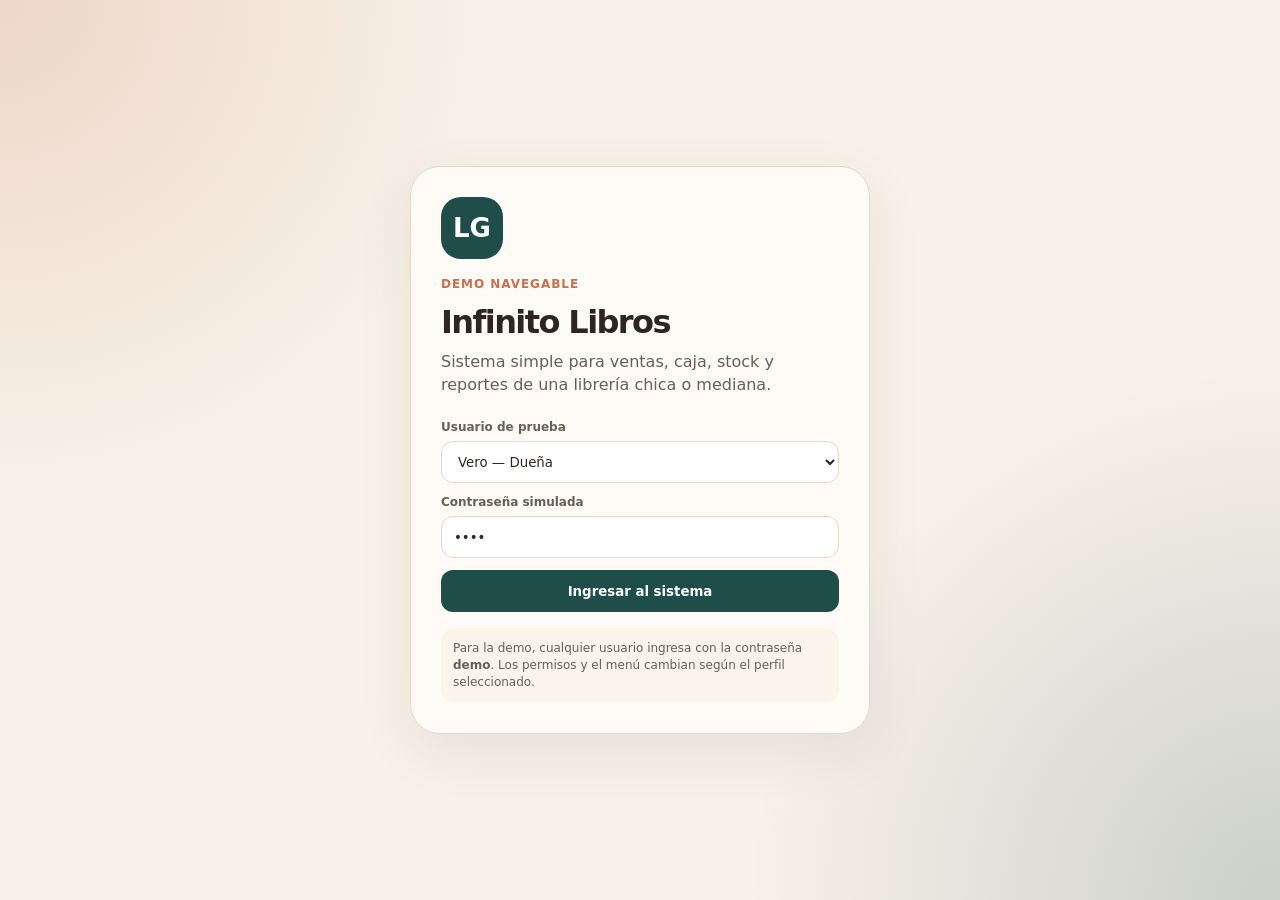
<file: index.html>
<!doctype html>
<html lang="es">
  <head>
    <meta charset="UTF-8" />
    <meta name="viewport" content="width=device-width, initial-scale=1.0" />
    <title>Infinito Libros | Demo ERP</title>
    <link rel="stylesheet" href="styles.css" />
  </head>
  <body>
    <div id="app"></div>
    <script src="app.js"></script>
  </body>
</html>
</file>
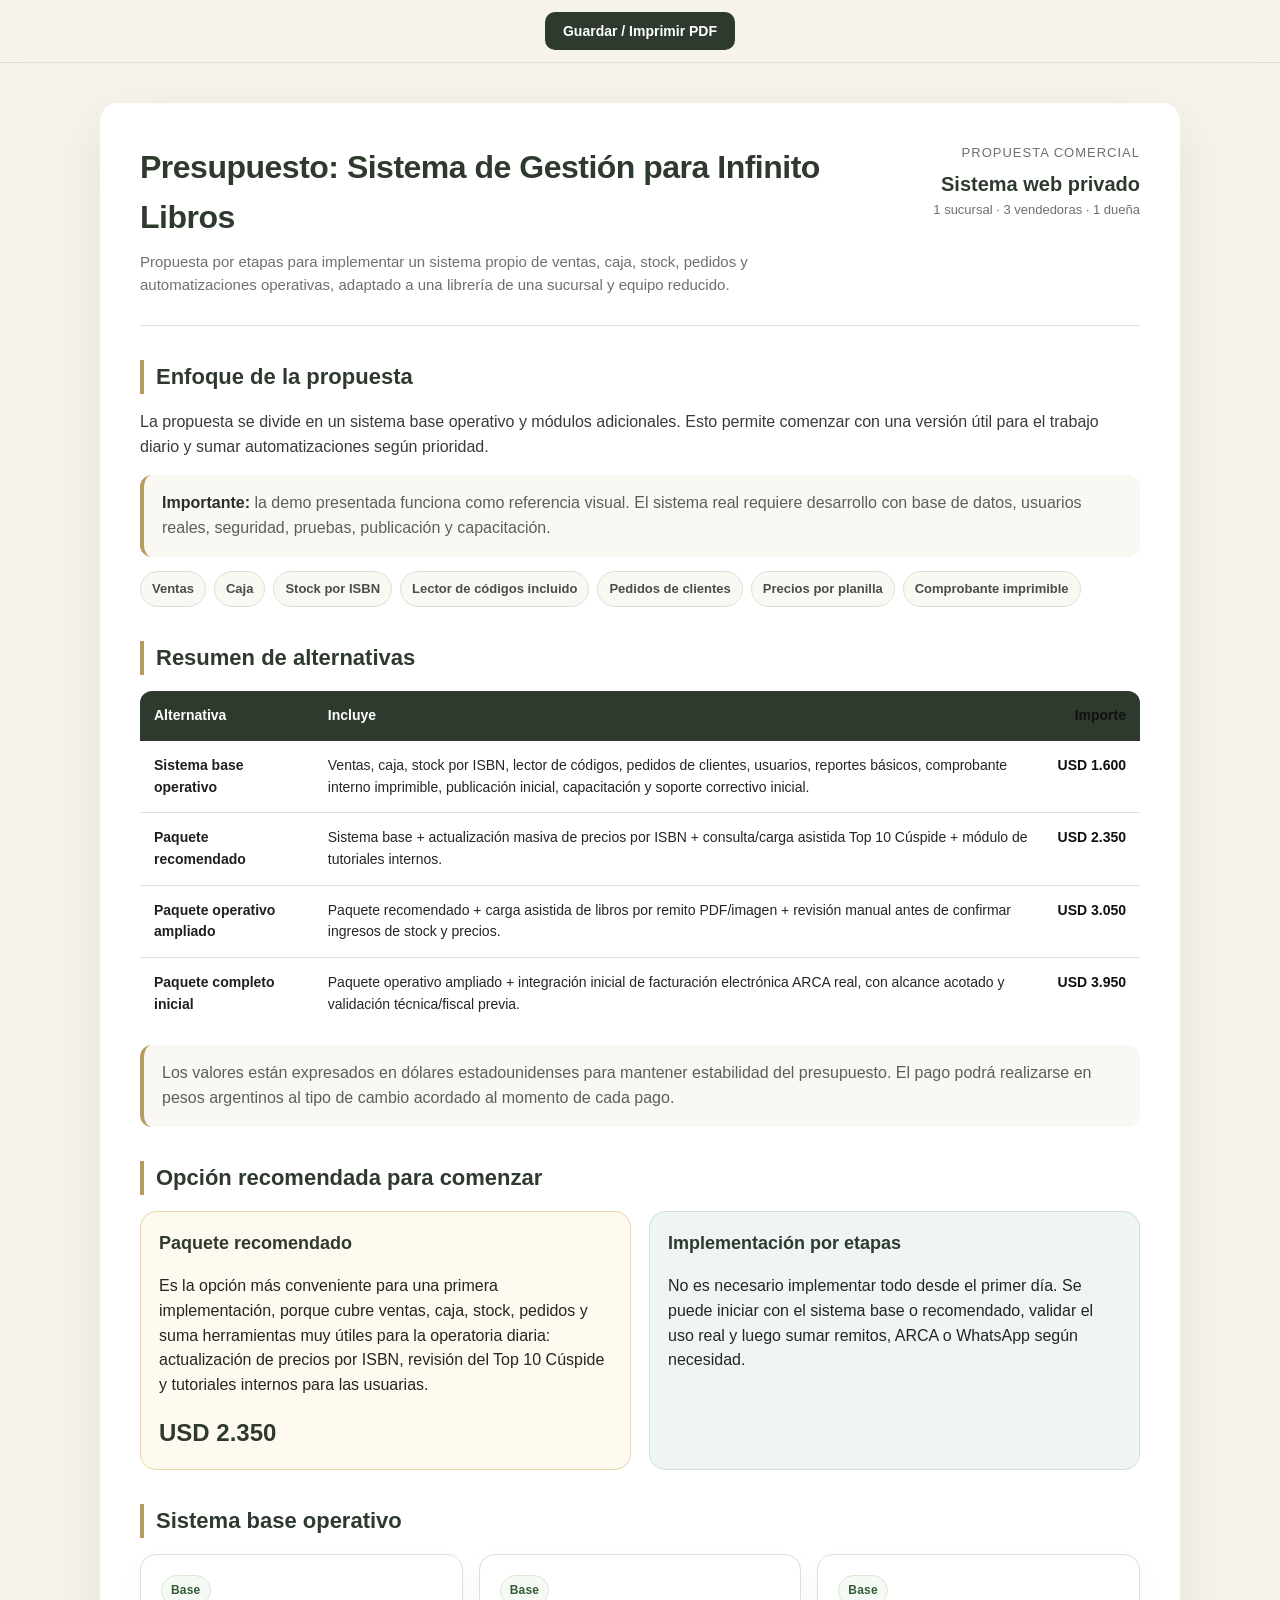
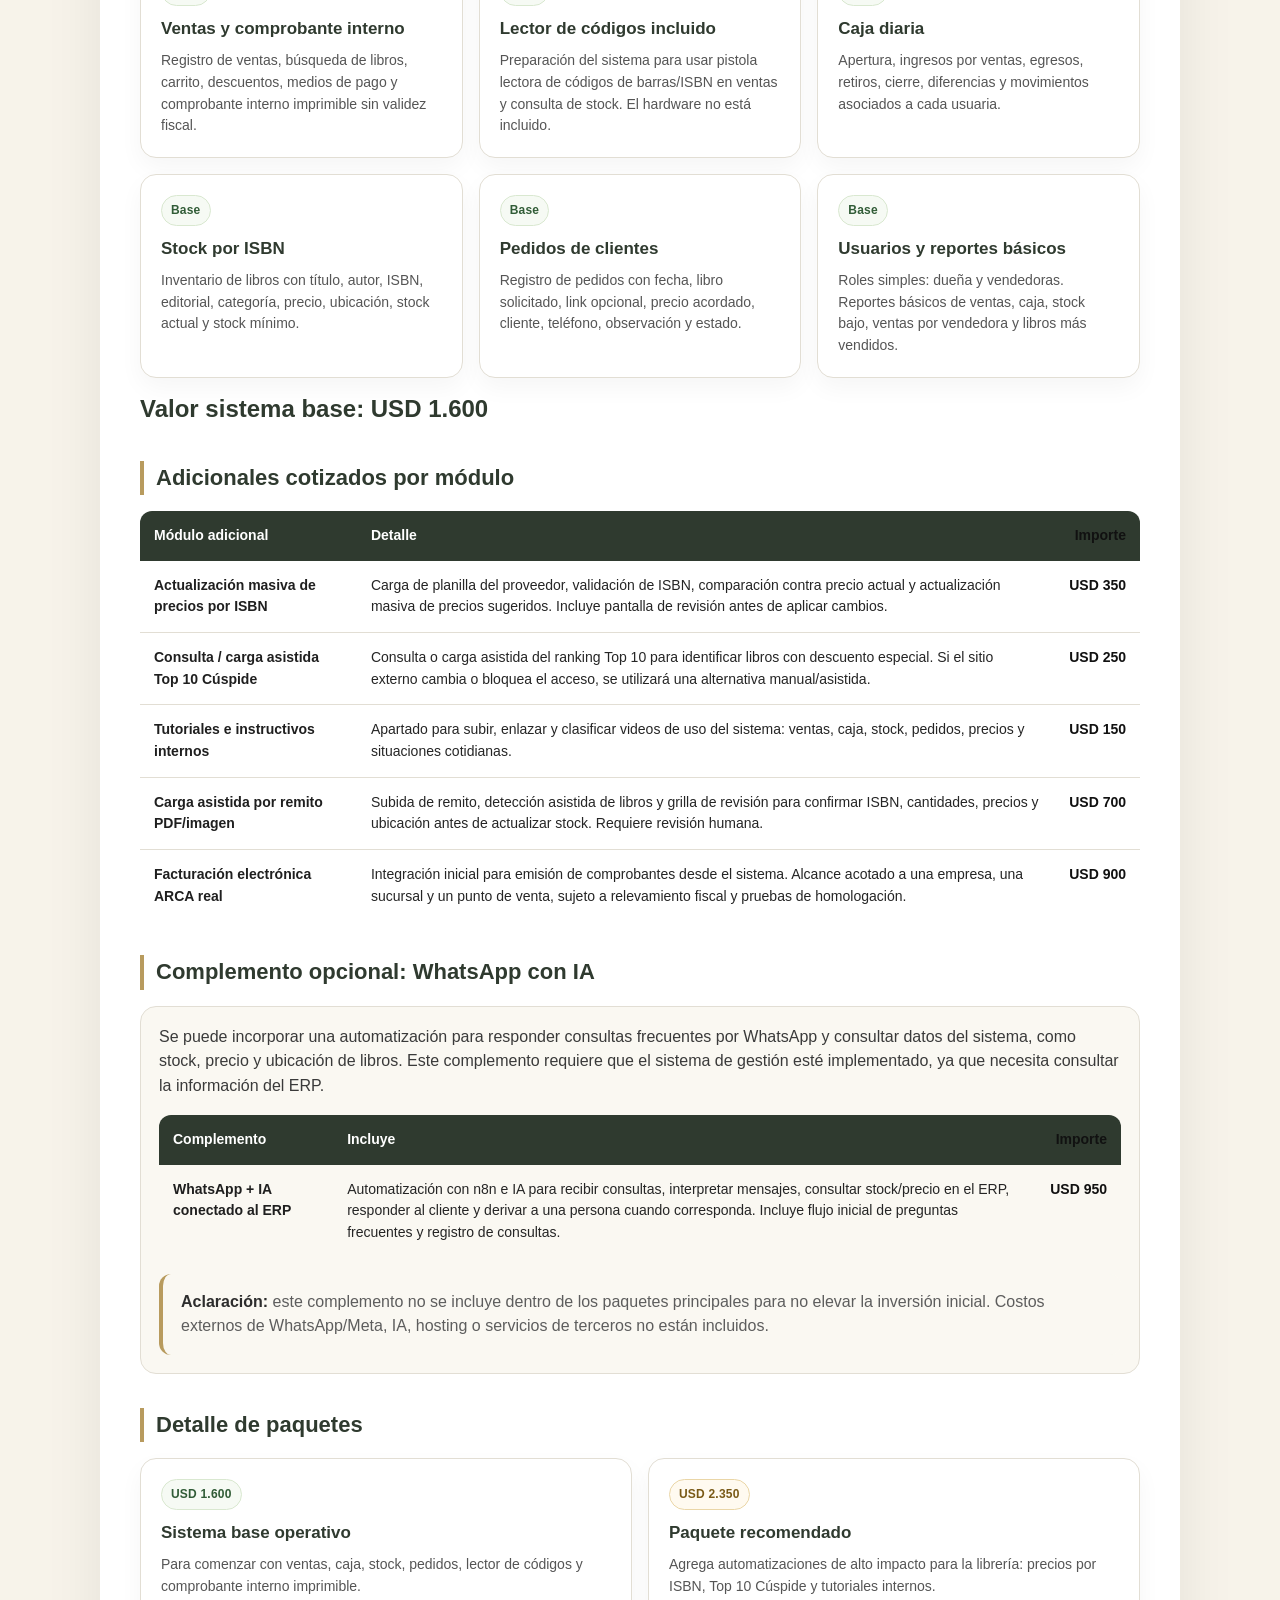
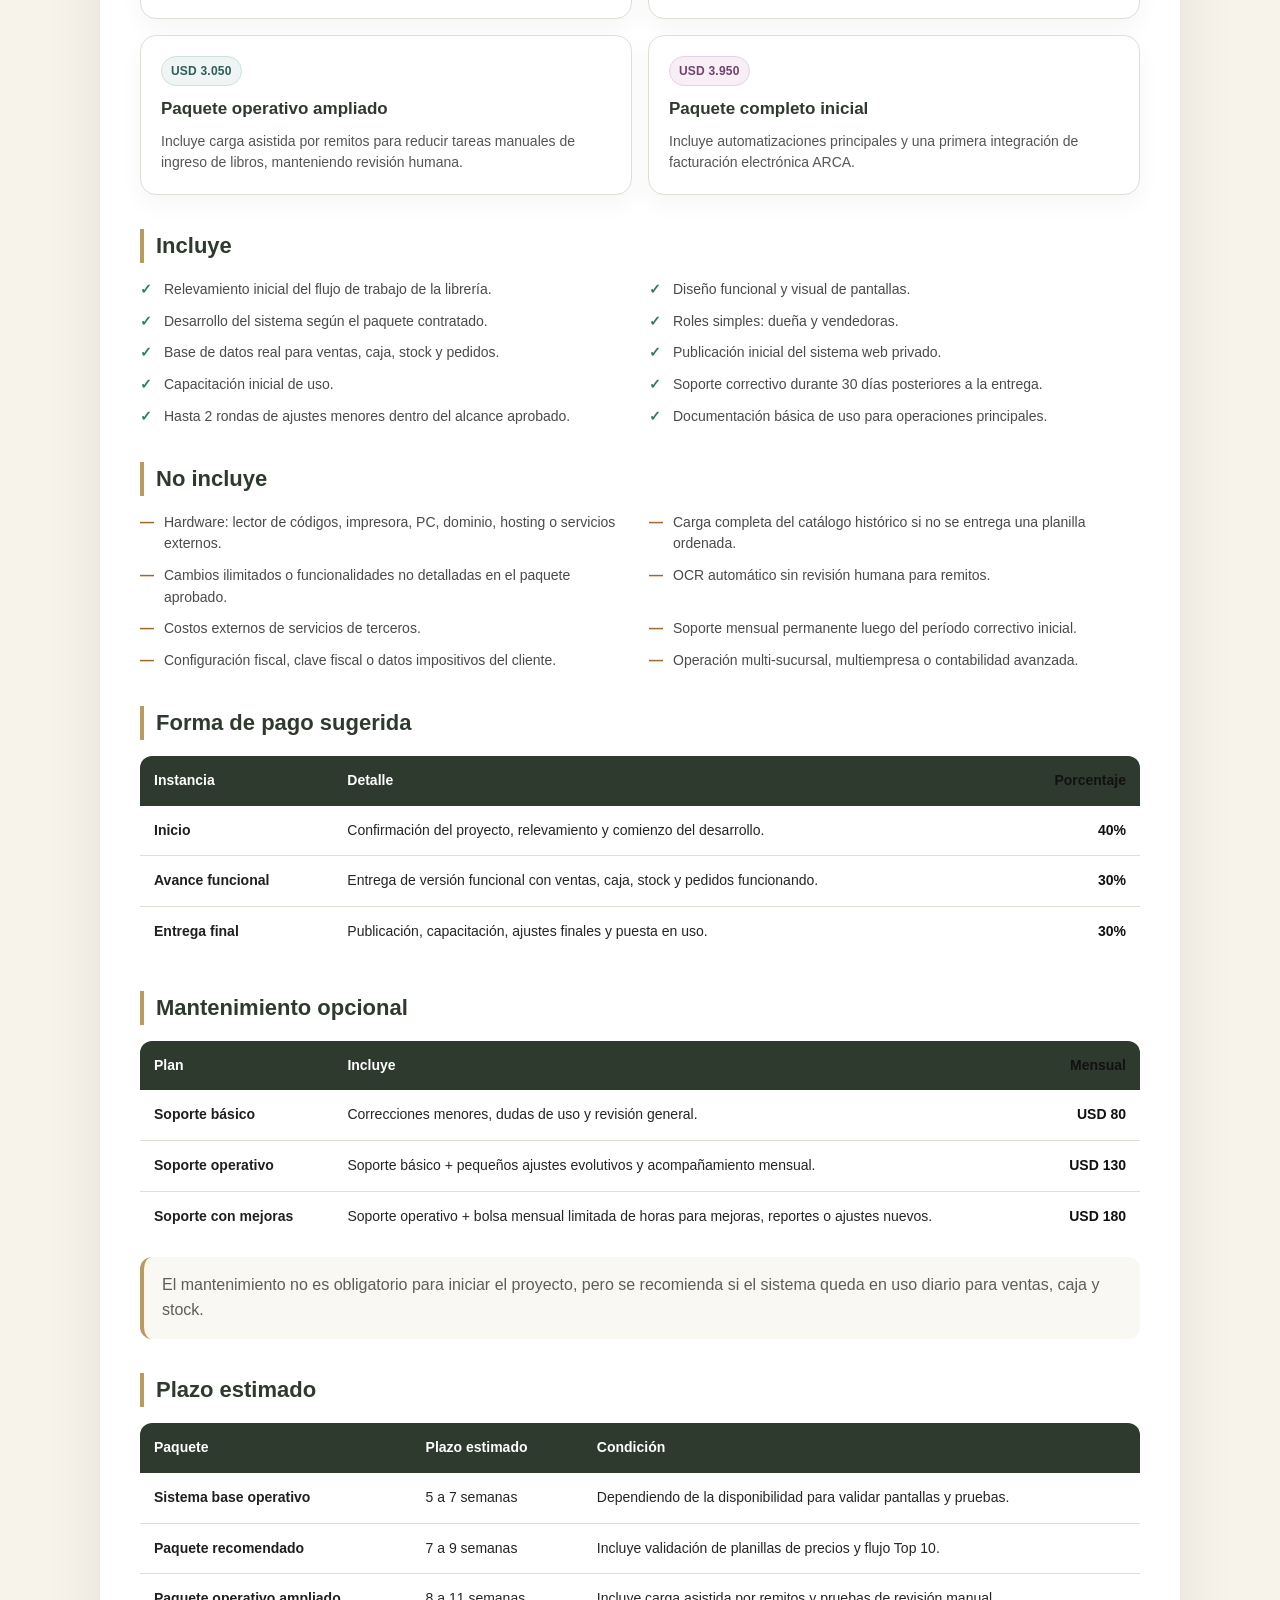
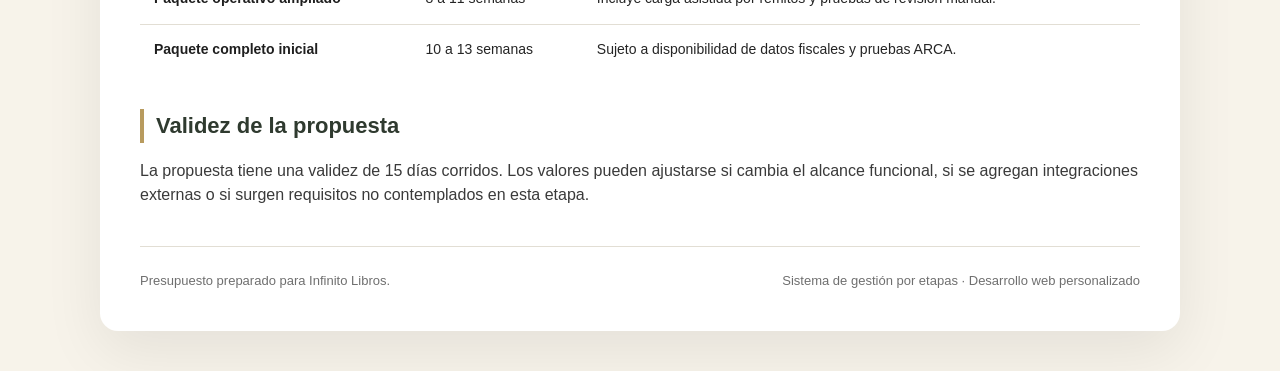
<file: presupuesto-erp-infinito-libros-final.html>
<!DOCTYPE html>
<html lang="es">
<head>
  <meta charset="UTF-8" />
  <meta name="viewport" content="width=device-width, initial-scale=1.0" />
  <title>Presupuesto - Sistema de Gestión Infinito Libros</title>
  <style>
    :root {
      --primary: #2f3a2f;
      --primary-2: #243024;
      --secondary: #6f7d5c;
      --accent: #b89b5e;
      --accent-soft: #f4ead5;
      --bg: #f7f3ea;
      --paper: #ffffff;
      --text: #252525;
      --muted: #6f6f6f;
      --line: #e2ded4;
      --soft: #faf8f2;
      --success-bg: #f6faf4;
      --success-line: #d9e8d0;
      --warning-bg: #fffaf0;
      --warning-line: #ead6a7;
      --info-bg: #eef5f4;
      --info-line: #cfe0dd;
      --danger-bg: #fff4f2;
      --danger-line: #ecc2bc;
    }
    * { box-sizing: border-box; }
    html { scroll-behavior: smooth; }
    body {
      margin: 0;
      background: var(--bg);
      color: var(--text);
      font-family: "Segoe UI", Arial, sans-serif;
      line-height: 1.55;
    }
    .print-bar {
      position: sticky;
      top: 0;
      z-index: 10;
      padding: 12px;
      background: rgba(247,243,234,.92);
      backdrop-filter: blur(8px);
      border-bottom: 1px solid var(--line);
      text-align: center;
    }
    .btn {
      border: none;
      background: var(--primary);
      color: #fff;
      padding: 11px 18px;
      border-radius: 10px;
      font-weight: 700;
      cursor: pointer;
      font-size: 14px;
    }
    .btn:hover { background: var(--primary-2); }
    .page {
      max-width: 1080px;
      margin: 40px auto;
      padding: 40px;
      background: var(--paper);
      border-radius: 18px;
      box-shadow: 0 20px 60px rgba(0,0,0,.08);
    }
    .header {
      display: flex;
      justify-content: space-between;
      gap: 32px;
      padding-bottom: 28px;
      border-bottom: 1px solid var(--line);
    }
    .brand h1 {
      margin: 0;
      color: var(--primary);
      font-size: 32px;
      letter-spacing: -.5px;
    }
    .brand p {
      margin: 8px 0 0;
      color: var(--muted);
      font-size: 15px;
      max-width: 720px;
    }
    .quote-box {
      text-align: right;
      min-width: 250px;
    }
    .quote-box .label {
      color: var(--muted);
      font-size: 13px;
      text-transform: uppercase;
      letter-spacing: 1px;
    }
    .quote-box .number {
      margin-top: 6px;
      color: var(--primary);
      font-size: 20px;
      font-weight: 700;
    }
    .section { margin-top: 34px; }
    .section h2 {
      margin: 0 0 16px;
      color: var(--primary);
      font-size: 22px;
      border-left: 4px solid var(--accent);
      padding-left: 12px;
    }
    .section h3 {
      margin: 22px 0 10px;
      color: var(--primary);
      font-size: 18px;
    }
    .lead {
      margin: 0;
      color: #3a3a3a;
      font-size: 16px;
    }
    .note {
      margin-top: 16px;
      padding: 16px 18px;
      background: var(--soft);
      border-left: 4px solid var(--accent);
      border-radius: 12px;
      color: #5d5d5d;
    }
    .note strong { color: #2d2d2d; }
    .pill-row {
      display: flex;
      flex-wrap: wrap;
      gap: 8px;
      margin-top: 14px;
    }
    .pill {
      display: inline-flex;
      align-items: center;
      gap: 6px;
      padding: 7px 11px;
      background: var(--soft);
      border: 1px solid var(--line);
      border-radius: 999px;
      font-size: 13px;
      color: #4c4c4c;
      font-weight: 600;
    }
    .grid {
      display: grid;
      grid-template-columns: repeat(3, 1fr);
      gap: 16px;
    }
    .grid.two { grid-template-columns: repeat(2, 1fr); }
    .card {
      padding: 20px;
      border: 1px solid var(--line);
      border-radius: 16px;
      background: #fff;
      box-shadow: 0 10px 24px rgba(0,0,0,.04);
    }
    .card h3 {
      margin-top: 0;
      margin-bottom: 8px;
      color: var(--primary);
      font-size: 17px;
    }
    .card p { margin: 0; color: #555; font-size: 14px; }
    .price {
      margin-top: 12px;
      color: var(--primary);
      font-size: 24px;
      font-weight: 800;
    }
    .tag {
      display: inline-block;
      margin-bottom: 10px;
      padding: 5px 9px;
      border-radius: 999px;
      font-size: 12px;
      font-weight: 800;
      letter-spacing: .2px;
    }
    .tag.base { background: var(--success-bg); border: 1px solid var(--success-line); color: #315c37; }
    .tag.rec { background: var(--warning-bg); border: 1px solid var(--warning-line); color: #7a5a17; }
    .tag.opt { background: var(--info-bg); border: 1px solid var(--info-line); color: #2f5d59; }
    .tag.max { background: #f7eef6; border: 1px solid #e8d1e6; color: #71426c; }
    table {
      width: 100%;
      border-collapse: collapse;
      overflow: hidden;
      border-radius: 12px;
    }
    thead th {
      background: var(--primary);
      color: #fff;
      padding: 14px;
      text-align: left;
      font-size: 14px;
    }
    tbody td {
      padding: 14px;
      border-bottom: 1px solid var(--line);
      vertical-align: top;
      font-size: 14px;
    }
    tbody tr:last-child td { border-bottom: none; }
    td strong { color: #1f1f1f; }
    .amount {
      white-space: nowrap;
      font-weight: 800;
      color: #111;
      text-align: right;
    }
    .muted { color: var(--muted); font-size: 13px; }
    .included, .excluded {
      display: grid;
      grid-template-columns: repeat(2, 1fr);
      gap: 10px 18px;
      margin: 12px 0 0;
      padding: 0;
      list-style: none;
    }
    .included li, .excluded li {
      position: relative;
      padding-left: 24px;
      color: #4a4a4a;
      font-size: 14px;
    }
    .included li::before {
      content: "✓";
      position: absolute;
      left: 0;
      top: 0;
      color: #2e7d5b;
      font-weight: 800;
    }
    .excluded li::before {
      content: "—";
      position: absolute;
      left: 0;
      top: 0;
      color: #9a6a2a;
      font-weight: 800;
    }
    .highlight {
      background: var(--warning-bg);
      border: 1px solid var(--warning-line);
      border-radius: 16px;
      padding: 18px;
    }
    .highlight.info {
      background: var(--info-bg);
      border: 1px solid var(--info-line);
    }
    .highlight h3 { margin-top: 0; color: var(--primary); }
    .two-col {
      display: grid;
      grid-template-columns: 1fr 1fr;
      gap: 18px;
    }
    .soft-box {
      padding: 18px;
      background: var(--soft);
      border: 1px solid var(--line);
      border-radius: 16px;
    }
    .footer {
      margin-top: 38px;
      padding-top: 24px;
      border-top: 1px solid var(--line);
      color: var(--muted);
      font-size: 13px;
      display: flex;
      justify-content: space-between;
      gap: 18px;
    }
    @media (max-width: 840px) {
      .page { margin: 0; border-radius: 0; padding: 24px; }
      .header, .two-col { grid-template-columns: 1fr; display: grid; }
      .quote-box { text-align: left; }
      .grid, .grid.two { grid-template-columns: 1fr; }
      .included, .excluded { grid-template-columns: 1fr; }
      table { font-size: 13px; }
    }
    @media print {
      body { background: #fff; }
      .print-bar { display: none; }
      .page { margin: 0; max-width: none; box-shadow: none; border-radius: 0; padding: 24px; }
      .section { break-inside: avoid; }
      .card, .highlight, .note, .soft-box { break-inside: avoid; }
    }
  </style>
</head>
<body>
  <div class="print-bar">
    <button class="btn" onclick="window.print()">Guardar / Imprimir PDF</button>
  </div>

  <main class="page">
    <header class="header">
      <div class="brand">
        <h1>Presupuesto: Sistema de Gestión para Infinito Libros</h1>
        <p>Propuesta por etapas para implementar un sistema propio de ventas, caja, stock, pedidos y automatizaciones operativas, adaptado a una librería de una sucursal y equipo reducido.</p>
      </div>
      <div class="quote-box">
        <div class="label">Propuesta comercial</div>
        <div class="number">Sistema web privado</div>
        <div class="muted">1 sucursal · 3 vendedoras · 1 dueña</div>
      </div>
    </header>

    <section class="section">
      <h2>Enfoque de la propuesta</h2>
      <p class="lead">La propuesta se divide en un sistema base operativo y módulos adicionales. Esto permite comenzar con una versión útil para el trabajo diario y sumar automatizaciones según prioridad.</p>
      <div class="note"><strong>Importante:</strong> la demo presentada funciona como referencia visual. El sistema real requiere desarrollo con base de datos, usuarios reales, seguridad, pruebas, publicación y capacitación.</div>
      <div class="pill-row">
        <span class="pill">Ventas</span>
        <span class="pill">Caja</span>
        <span class="pill">Stock por ISBN</span>
        <span class="pill">Lector de códigos incluido</span>
        <span class="pill">Pedidos de clientes</span>
        <span class="pill">Precios por planilla</span>
        <span class="pill">Comprobante imprimible</span>
      </div>
    </section>

    <section class="section">
      <h2>Resumen de alternativas</h2>
      <table>
        <thead>
          <tr>
            <th>Alternativa</th>
            <th>Incluye</th>
            <th class="amount">Importe</th>
          </tr>
        </thead>
        <tbody>
          <tr>
            <td><strong>Sistema base operativo</strong></td>
            <td>Ventas, caja, stock por ISBN, lector de códigos, pedidos de clientes, usuarios, reportes básicos, comprobante interno imprimible, publicación inicial, capacitación y soporte correctivo inicial.</td>
            <td class="amount">USD 1.600</td>
          </tr>
          <tr>
            <td><strong>Paquete recomendado</strong></td>
            <td>Sistema base + actualización masiva de precios por ISBN + consulta/carga asistida Top 10 Cúspide + módulo de tutoriales internos.</td>
            <td class="amount">USD 2.350</td>
          </tr>
          <tr>
            <td><strong>Paquete operativo ampliado</strong></td>
            <td>Paquete recomendado + carga asistida de libros por remito PDF/imagen + revisión manual antes de confirmar ingresos de stock y precios.</td>
            <td class="amount">USD 3.050</td>
          </tr>
          <tr>
            <td><strong>Paquete completo inicial</strong></td>
            <td>Paquete operativo ampliado + integración inicial de facturación electrónica ARCA real, con alcance acotado y validación técnica/fiscal previa.</td>
            <td class="amount">USD 3.950</td>
          </tr>
        </tbody>
      </table>
      <div class="note">Los valores están expresados en dólares estadounidenses para mantener estabilidad del presupuesto. El pago podrá realizarse en pesos argentinos al tipo de cambio acordado al momento de cada pago.</div>
    </section>

    <section class="section">
      <h2>Opción recomendada para comenzar</h2>
      <div class="two-col">
        <div class="highlight">
          <h3>Paquete recomendado</h3>
          <p>Es la opción más conveniente para una primera implementación, porque cubre ventas, caja, stock, pedidos y suma herramientas muy útiles para la operatoria diaria: actualización de precios por ISBN, revisión del Top 10 Cúspide y tutoriales internos para las usuarias.</p>
          <div class="price">USD 2.350</div>
        </div>
        <div class="highlight info">
          <h3>Implementación por etapas</h3>
          <p>No es necesario implementar todo desde el primer día. Se puede iniciar con el sistema base o recomendado, validar el uso real y luego sumar remitos, ARCA o WhatsApp según necesidad.</p>
        </div>
      </div>
    </section>

    <section class="section">
      <h2>Sistema base operativo</h2>
      <div class="grid">
        <div class="card">
          <span class="tag base">Base</span>
          <h3>Ventas y comprobante interno</h3>
          <p>Registro de ventas, búsqueda de libros, carrito, descuentos, medios de pago y comprobante interno imprimible sin validez fiscal.</p>
        </div>
        <div class="card">
          <span class="tag base">Base</span>
          <h3>Lector de códigos incluido</h3>
          <p>Preparación del sistema para usar pistola lectora de códigos de barras/ISBN en ventas y consulta de stock. El hardware no está incluido.</p>
        </div>
        <div class="card">
          <span class="tag base">Base</span>
          <h3>Caja diaria</h3>
          <p>Apertura, ingresos por ventas, egresos, retiros, cierre, diferencias y movimientos asociados a cada usuaria.</p>
        </div>
        <div class="card">
          <span class="tag base">Base</span>
          <h3>Stock por ISBN</h3>
          <p>Inventario de libros con título, autor, ISBN, editorial, categoría, precio, ubicación, stock actual y stock mínimo.</p>
        </div>
        <div class="card">
          <span class="tag base">Base</span>
          <h3>Pedidos de clientes</h3>
          <p>Registro de pedidos con fecha, libro solicitado, link opcional, precio acordado, cliente, teléfono, observación y estado.</p>
        </div>
        <div class="card">
          <span class="tag base">Base</span>
          <h3>Usuarios y reportes básicos</h3>
          <p>Roles simples: dueña y vendedoras. Reportes básicos de ventas, caja, stock bajo, ventas por vendedora y libros más vendidos.</p>
        </div>
      </div>
      <div class="price">Valor sistema base: USD 1.600</div>
    </section>

    <section class="section">
      <h2>Adicionales cotizados por módulo</h2>
      <table>
        <thead>
          <tr>
            <th>Módulo adicional</th>
            <th>Detalle</th>
            <th class="amount">Importe</th>
          </tr>
        </thead>
        <tbody>
          <tr>
            <td><strong>Actualización masiva de precios por ISBN</strong></td>
            <td>Carga de planilla del proveedor, validación de ISBN, comparación contra precio actual y actualización masiva de precios sugeridos. Incluye pantalla de revisión antes de aplicar cambios.</td>
            <td class="amount">USD 350</td>
          </tr>
          <tr>
            <td><strong>Consulta / carga asistida Top 10 Cúspide</strong></td>
            <td>Consulta o carga asistida del ranking Top 10 para identificar libros con descuento especial. Si el sitio externo cambia o bloquea el acceso, se utilizará una alternativa manual/asistida.</td>
            <td class="amount">USD 250</td>
          </tr>
          <tr>
            <td><strong>Tutoriales e instructivos internos</strong></td>
            <td>Apartado para subir, enlazar y clasificar videos de uso del sistema: ventas, caja, stock, pedidos, precios y situaciones cotidianas.</td>
            <td class="amount">USD 150</td>
          </tr>
          <tr>
            <td><strong>Carga asistida por remito PDF/imagen</strong></td>
            <td>Subida de remito, detección asistida de libros y grilla de revisión para confirmar ISBN, cantidades, precios y ubicación antes de actualizar stock. Requiere revisión humana.</td>
            <td class="amount">USD 700</td>
          </tr>
          <tr>
            <td><strong>Facturación electrónica ARCA real</strong></td>
            <td>Integración inicial para emisión de comprobantes desde el sistema. Alcance acotado a una empresa, una sucursal y un punto de venta, sujeto a relevamiento fiscal y pruebas de homologación.</td>
            <td class="amount">USD 900</td>
          </tr>
        </tbody>
      </table>
    </section>

    <section class="section">
      <h2>Complemento opcional: WhatsApp con IA</h2>
      <div class="soft-box">
        <p class="lead">Se puede incorporar una automatización para responder consultas frecuentes por WhatsApp y consultar datos del sistema, como stock, precio y ubicación de libros. Este complemento requiere que el sistema de gestión esté implementado, ya que necesita consultar la información del ERP.</p>
        <table style="margin-top:16px;">
          <thead>
            <tr>
              <th>Complemento</th>
              <th>Incluye</th>
              <th class="amount">Importe</th>
            </tr>
          </thead>
          <tbody>
            <tr>
              <td><strong>WhatsApp + IA conectado al ERP</strong></td>
              <td>Automatización con n8n e IA para recibir consultas, interpretar mensajes, consultar stock/precio en el ERP, responder al cliente y derivar a una persona cuando corresponda. Incluye flujo inicial de preguntas frecuentes y registro de consultas.</td>
              <td class="amount">USD 950</td>
            </tr>
          </tbody>
        </table>
        <div class="note"><strong>Aclaración:</strong> este complemento no se incluye dentro de los paquetes principales para no elevar la inversión inicial. Costos externos de WhatsApp/Meta, IA, hosting o servicios de terceros no están incluidos.</div>
      </div>
    </section>

    <section class="section">
      <h2>Detalle de paquetes</h2>
      <div class="grid two">
        <div class="card">
          <span class="tag base">USD 1.600</span>
          <h3>Sistema base operativo</h3>
          <p>Para comenzar con ventas, caja, stock, pedidos, lector de códigos y comprobante interno imprimible.</p>
        </div>
        <div class="card">
          <span class="tag rec">USD 2.350</span>
          <h3>Paquete recomendado</h3>
          <p>Agrega automatizaciones de alto impacto para la librería: precios por ISBN, Top 10 Cúspide y tutoriales internos.</p>
        </div>
        <div class="card">
          <span class="tag opt">USD 3.050</span>
          <h3>Paquete operativo ampliado</h3>
          <p>Incluye carga asistida por remitos para reducir tareas manuales de ingreso de libros, manteniendo revisión humana.</p>
        </div>
        <div class="card">
          <span class="tag max">USD 3.950</span>
          <h3>Paquete completo inicial</h3>
          <p>Incluye automatizaciones principales y una primera integración de facturación electrónica ARCA.</p>
        </div>
      </div>
    </section>

    <section class="section">
      <h2>Incluye</h2>
      <ul class="included">
        <li>Relevamiento inicial del flujo de trabajo de la librería.</li>
        <li>Diseño funcional y visual de pantallas.</li>
        <li>Desarrollo del sistema según el paquete contratado.</li>
        <li>Roles simples: dueña y vendedoras.</li>
        <li>Base de datos real para ventas, caja, stock y pedidos.</li>
        <li>Publicación inicial del sistema web privado.</li>
        <li>Capacitación inicial de uso.</li>
        <li>Soporte correctivo durante 30 días posteriores a la entrega.</li>
        <li>Hasta 2 rondas de ajustes menores dentro del alcance aprobado.</li>
        <li>Documentación básica de uso para operaciones principales.</li>
      </ul>
    </section>

    <section class="section">
      <h2>No incluye</h2>
      <ul class="excluded">
        <li>Hardware: lector de códigos, impresora, PC, dominio, hosting o servicios externos.</li>
        <li>Carga completa del catálogo histórico si no se entrega una planilla ordenada.</li>
        <li>Cambios ilimitados o funcionalidades no detalladas en el paquete aprobado.</li>
        <li>OCR automático sin revisión humana para remitos.</li>
        <li>Costos externos de servicios de terceros.</li>
        <li>Soporte mensual permanente luego del período correctivo inicial.</li>
        <li>Configuración fiscal, clave fiscal o datos impositivos del cliente.</li>
        <li>Operación multi-sucursal, multiempresa o contabilidad avanzada.</li>
      </ul>
    </section>

    <section class="section">
      <h2>Forma de pago sugerida</h2>
      <table>
        <thead>
          <tr>
            <th>Instancia</th>
            <th>Detalle</th>
            <th class="amount">Porcentaje</th>
          </tr>
        </thead>
        <tbody>
          <tr>
            <td><strong>Inicio</strong></td>
            <td>Confirmación del proyecto, relevamiento y comienzo del desarrollo.</td>
            <td class="amount">40%</td>
          </tr>
          <tr>
            <td><strong>Avance funcional</strong></td>
            <td>Entrega de versión funcional con ventas, caja, stock y pedidos funcionando.</td>
            <td class="amount">30%</td>
          </tr>
          <tr>
            <td><strong>Entrega final</strong></td>
            <td>Publicación, capacitación, ajustes finales y puesta en uso.</td>
            <td class="amount">30%</td>
          </tr>
        </tbody>
      </table>
    </section>

    <section class="section">
      <h2>Mantenimiento opcional</h2>
      <table>
        <thead>
          <tr>
            <th>Plan</th>
            <th>Incluye</th>
            <th class="amount">Mensual</th>
          </tr>
        </thead>
        <tbody>
          <tr>
            <td><strong>Soporte básico</strong></td>
            <td>Correcciones menores, dudas de uso y revisión general.</td>
            <td class="amount">USD 80</td>
          </tr>
          <tr>
            <td><strong>Soporte operativo</strong></td>
            <td>Soporte básico + pequeños ajustes evolutivos y acompañamiento mensual.</td>
            <td class="amount">USD 130</td>
          </tr>
          <tr>
            <td><strong>Soporte con mejoras</strong></td>
            <td>Soporte operativo + bolsa mensual limitada de horas para mejoras, reportes o ajustes nuevos.</td>
            <td class="amount">USD 180</td>
          </tr>
        </tbody>
      </table>
      <div class="note">El mantenimiento no es obligatorio para iniciar el proyecto, pero se recomienda si el sistema queda en uso diario para ventas, caja y stock.</div>
    </section>

    <section class="section">
      <h2>Plazo estimado</h2>
      <table>
        <thead>
          <tr>
            <th>Paquete</th>
            <th>Plazo estimado</th>
            <th>Condición</th>
          </tr>
        </thead>
        <tbody>
          <tr>
            <td><strong>Sistema base operativo</strong></td>
            <td>5 a 7 semanas</td>
            <td>Dependiendo de la disponibilidad para validar pantallas y pruebas.</td>
          </tr>
          <tr>
            <td><strong>Paquete recomendado</strong></td>
            <td>7 a 9 semanas</td>
            <td>Incluye validación de planillas de precios y flujo Top 10.</td>
          </tr>
          <tr>
            <td><strong>Paquete operativo ampliado</strong></td>
            <td>8 a 11 semanas</td>
            <td>Incluye carga asistida por remitos y pruebas de revisión manual.</td>
          </tr>
          <tr>
            <td><strong>Paquete completo inicial</strong></td>
            <td>10 a 13 semanas</td>
            <td>Sujeto a disponibilidad de datos fiscales y pruebas ARCA.</td>
          </tr>
        </tbody>
      </table>
    </section>

    <section class="section">
      <h2>Validez de la propuesta</h2>
      <p class="lead">La propuesta tiene una validez de 15 días corridos. Los valores pueden ajustarse si cambia el alcance funcional, si se agregan integraciones externas o si surgen requisitos no contemplados en esta etapa.</p>
    </section>

    <footer class="footer">
      <div>Presupuesto preparado para Infinito Libros.</div>
      <div>Sistema de gestión por etapas · Desarrollo web personalizado</div>
    </footer>
  </main>
</body>
</html>
</file>
<file: styles.css>
:root {
  --bg: #f7f1e8;
  --surface: #fffcf7;
  --surface-2: #fbf4ea;
  --primary: #1f4d4a;
  --primary-dark: #173b38;
  --primary-soft: #dcebe7;
  --accent: #c96f4a;
  --accent-soft: #f1d3c5;
  --text: #2f2520;
  --muted: #6b5e55;
  --border: #e6d8c8;
  --success: #2e7d5b;
  --success-soft: #dff1e7;
  --warning: #d9a441;
  --warning-soft: #fff2cc;
  --danger: #b94a48;
  --danger-soft: #f6dada;
  --info: #477c7a;
  --info-soft: #d8eeec;
  --gray-soft: #ece6dd;
  --shadow: 0 18px 55px rgba(47, 37, 32, 0.08);
  --shadow-soft: 0 8px 24px rgba(47, 37, 32, 0.06);
  --radius-xl: 24px;
  --radius-lg: 18px;
  --radius-md: 12px;
  --radius-sm: 9px;
  --font: Inter, ui-sans-serif, system-ui, -apple-system, BlinkMacSystemFont, "Segoe UI", sans-serif;
}

* {
  box-sizing: border-box;
}

html,
body {
  margin: 0;
  min-height: 100%;
  font-family: var(--font);
  background: var(--bg);
  color: var(--text);
}

button,
input,
select,
textarea {
  font-family: inherit;
}

button {
  cursor: pointer;
}

.app-shell {
  display: block;
  min-height: 100vh;
}

.sidebar {
  background: linear-gradient(180deg, var(--primary-dark), var(--primary));
  color: #fffaf2;
  padding: 24px 18px;
  display: flex;
  flex-direction: column;
  gap: 18px;
  position: fixed;
  top: 0;
  left: 0;
  width: 280px;
  height: 100vh;
  height: 100dvh;
  max-height: 100vh;
  max-height: 100dvh;
  overflow: hidden;
  z-index: 40;
}

.brand {
  display: flex;
  gap: 12px;
  align-items: center;
  padding: 6px 8px 18px;
  border-bottom: 1px solid rgba(255, 252, 247, 0.14);
}

.brand-mark {
  width: 42px;
  height: 42px;
  border-radius: 14px;
  background: #fffcf7;
  color: var(--primary);
  display: grid;
  place-items: center;
  font-weight: 900;
  letter-spacing: -1px;
}

.brand-name {
  font-weight: 800;
  font-size: 18px;
  line-height: 1.15;
}

.brand-subtitle {
  color: rgba(255, 252, 247, 0.68);
  font-size: 12px;
  margin-top: 3px;
}

.nav {
  display: flex;
  flex-direction: column;
  gap: 6px;
  flex: 1 1 auto;
  min-height: 0;
  overflow-y: auto;
  overflow-x: hidden;
  padding-right: 4px;
  scrollbar-width: thin;
  scrollbar-color: rgba(255, 252, 247, 0.35) transparent;
}

.nav::-webkit-scrollbar {
  width: 6px;
}

.nav::-webkit-scrollbar-track {
  background: transparent;
}

.nav::-webkit-scrollbar-thumb {
  background: rgba(255, 252, 247, 0.28);
  border-radius: 999px;
}

.nav::-webkit-scrollbar-thumb:hover {
  background: rgba(255, 252, 247, 0.46);
}

.nav-button {
  border: 0;
  background: transparent;
  color: rgba(255, 252, 247, 0.76);
  text-align: left;
  padding: 12px 13px;
  border-radius: 13px;
  font-size: 14px;
  font-weight: 650;
  display: flex;
  align-items: center;
  gap: 10px;
  transition: 0.18s ease;
}

.nav-button:hover {
  color: #fff;
  background: rgba(255, 252, 247, 0.09);
}

.nav-button.active {
  background: var(--surface);
  color: var(--primary-dark);
  box-shadow: var(--shadow-soft);
}

.nav-dot {
  width: 8px;
  height: 8px;
  border-radius: 999px;
  background: currentColor;
  opacity: 0.72;
}

.sidebar-user {
  flex: 0 0 auto;
  margin-top: 0;
  background: rgba(255, 252, 247, 0.1);
  border: 1px solid rgba(255, 252, 247, 0.12);
  border-radius: 18px;
  padding: 14px;
}

.sidebar-user strong {
  display: block;
  font-size: 14px;
}

.sidebar-user span {
  color: rgba(255, 252, 247, 0.72);
  font-size: 12px;
}

.logout-btn {
  width: 100%;
  margin-top: 12px;
  background: rgba(255, 252, 247, 0.12);
  border: 1px solid rgba(255, 252, 247, 0.16);
  color: #fffaf2;
  border-radius: 11px;
  padding: 10px;
  font-weight: 700;
}

.main {
  min-width: 0;
  margin-left: 280px;
  padding: 26px 30px 42px;
}

.topbar {
  display: flex;
  justify-content: space-between;
  gap: 16px;
  align-items: center;
  margin-bottom: 22px;
}

.eyebrow {
  color: var(--accent);
  font-weight: 800;
  font-size: 12px;
  text-transform: uppercase;
  letter-spacing: 0.08em;
}

.page-title {
  margin: 3px 0 0;
  font-size: 30px;
  letter-spacing: -0.04em;
}

.page-subtitle {
  margin: 6px 0 0;
  color: var(--muted);
  font-size: 14px;
}

.topbar-actions {
  display: flex;
  align-items: center;
  gap: 10px;
  flex-wrap: wrap;
  justify-content: flex-end;
}

.user-pill {
  border: 1px solid var(--border);
  background: var(--surface);
  padding: 10px 13px;
  border-radius: 999px;
  color: var(--muted);
  font-weight: 700;
  font-size: 13px;
}

.grid {
  display: grid;
  gap: 16px;
}

.grid-4 {
  grid-template-columns: repeat(4, minmax(0, 1fr));
}

.grid-3 {
  grid-template-columns: repeat(3, minmax(0, 1fr));
}

.grid-2 {
  grid-template-columns: repeat(2, minmax(0, 1fr));
}

.card {
  background: var(--surface);
  border: 1px solid var(--border);
  border-radius: var(--radius-lg);
  box-shadow: var(--shadow-soft);
  padding: 18px;
}

.metric-card {
  min-height: 130px;
  display: flex;
  flex-direction: column;
  justify-content: space-between;
}

.metric-label {
  color: var(--muted);
  font-weight: 750;
  font-size: 13px;
}

.metric-value {
  font-size: 28px;
  font-weight: 900;
  letter-spacing: -0.04em;
  margin-top: 12px;
}

.metric-note {
  color: var(--muted);
  font-size: 12px;
  margin-top: 8px;
}

.section-title {
  margin: 0 0 14px;
  font-size: 17px;
  letter-spacing: -0.02em;
}

.btn {
  border: 0;
  border-radius: 12px;
  padding: 11px 14px;
  font-weight: 800;
  display: inline-flex;
  align-items: center;
  justify-content: center;
  gap: 8px;
  min-height: 42px;
  transition: 0.18s ease;
}

.btn-primary {
  background: var(--primary);
  color: #fff;
}

.btn-primary:hover {
  background: var(--primary-dark);
}

.btn-secondary {
  background: var(--surface);
  color: var(--text);
  border: 1px solid var(--border);
}

.btn-secondary:hover {
  border-color: var(--accent);
}

.btn-soft {
  background: var(--primary-soft);
  color: var(--primary-dark);
}

.btn-danger {
  background: var(--danger-soft);
  color: var(--danger);
}

.btn-small {
  padding: 7px 10px;
  min-height: 32px;
  font-size: 12px;
  border-radius: 9px;
}

.toolbar {
  display: flex;
  justify-content: space-between;
  align-items: center;
  gap: 12px;
  flex-wrap: wrap;
  margin-bottom: 16px;
}

.filters {
  display: flex;
  gap: 10px;
  flex-wrap: wrap;
  margin-bottom: 16px;
}

.input,
.select,
.textarea {
  background: #fff;
  border: 1px solid var(--border);
  color: var(--text);
  border-radius: 12px;
  padding: 11px 12px;
  min-height: 42px;
  outline: none;
  width: 100%;
}

.textarea {
  min-height: 86px;
  resize: vertical;
}

.input:focus,
.select:focus,
.textarea:focus {
  border-color: var(--primary);
  box-shadow: 0 0 0 4px rgba(31, 77, 74, 0.08);
}

.field {
  display: flex;
  flex-direction: column;
  gap: 7px;
  margin-bottom: 12px;
}

.field label {
  color: var(--muted);
  font-size: 12px;
  font-weight: 800;
}

.table-wrap {
  overflow: auto;
  border-radius: var(--radius-md);
  border: 1px solid var(--border);
  background: #fff;
}

.table {
  width: 100%;
  border-collapse: collapse;
  min-width: 760px;
}

.table th,
.table td {
  padding: 13px 14px;
  text-align: left;
  border-bottom: 1px solid var(--border);
  vertical-align: middle;
  font-size: 13px;
}

.table th {
  background: var(--surface-2);
  color: var(--muted);
  font-size: 12px;
  text-transform: uppercase;
  letter-spacing: 0.04em;
}

.table tr:last-child td {
  border-bottom: 0;
}

.table tbody tr:hover {
  background: #fff9f1;
}

.badge {
  display: inline-flex;
  align-items: center;
  gap: 6px;
  border-radius: 999px;
  padding: 6px 10px;
  font-size: 12px;
  font-weight: 850;
  white-space: nowrap;
}

.badge-success {
  background: var(--success-soft);
  color: var(--success);
}

.badge-warning {
  background: var(--warning-soft);
  color: #8a641d;
}

.badge-danger {
  background: var(--danger-soft);
  color: var(--danger);
}

.badge-info {
  background: var(--info-soft);
  color: var(--info);
}

.badge-gray {
  background: var(--gray-soft);
  color: var(--muted);
}

.progress-list {
  display: flex;
  flex-direction: column;
  gap: 13px;
}

.progress-item-head {
  display: flex;
  justify-content: space-between;
  gap: 12px;
  font-size: 13px;
  font-weight: 800;
}

.progress-bar {
  height: 10px;
  background: var(--surface-2);
  border-radius: 999px;
  overflow: hidden;
  margin-top: 8px;
}

.progress-fill {
  height: 100%;
  border-radius: inherit;
  background: var(--primary);
}

.alert-list {
  display: flex;
  flex-direction: column;
  gap: 10px;
}

.alert-item {
  padding: 12px;
  border: 1px solid var(--border);
  border-radius: 14px;
  background: #fffaf2;
  display: flex;
  justify-content: space-between;
  gap: 12px;
  align-items: flex-start;
}

.alert-item strong {
  display: block;
  font-size: 13px;
}

.alert-item span {
  display: block;
  margin-top: 4px;
  color: var(--muted);
  font-size: 12px;
}

.login-page {
  min-height: 100vh;
  display: grid;
  place-items: center;
  padding: 24px;
  background:
    radial-gradient(circle at top left, rgba(201,111,74,0.20), transparent 32%),
    radial-gradient(circle at bottom right, rgba(31,77,74,0.20), transparent 34%),
    var(--bg);
}

.login-card {
  width: min(460px, 100%);
  background: rgba(255, 252, 247, 0.94);
  border: 1px solid var(--border);
  border-radius: 30px;
  box-shadow: var(--shadow);
  padding: 30px;
}

.login-logo {
  width: 62px;
  height: 62px;
  border-radius: 20px;
  background: var(--primary);
  color: #fff;
  display: grid;
  place-items: center;
  font-size: 26px;
  font-weight: 900;
  margin-bottom: 18px;
}

.login-title {
  margin: 0;
  font-size: 32px;
  letter-spacing: -0.05em;
}

.login-subtitle {
  margin: 9px 0 24px;
  color: var(--muted);
  line-height: 1.45;
}

.login-help {
  margin-top: 16px;
  padding: 12px;
  border-radius: 14px;
  background: var(--surface-2);
  color: var(--muted);
  font-size: 12px;
  line-height: 1.4;
}

.sale-layout {
  display: grid;
  grid-template-columns: 1.05fr 1.35fr 0.8fr;
  gap: 16px;
}

.book-result {
  padding: 13px;
  border: 1px solid var(--border);
  border-radius: 14px;
  background: #fff;
  display: flex;
  justify-content: space-between;
  gap: 12px;
  margin-bottom: 10px;
}

.book-title {
  font-weight: 900;
  font-size: 14px;
}

.book-meta {
  color: var(--muted);
  font-size: 12px;
  margin-top: 5px;
  line-height: 1.35;
}

.summary-line {
  display: flex;
  justify-content: space-between;
  padding: 10px 0;
  border-bottom: 1px solid var(--border);
  color: var(--muted);
  font-size: 14px;
}

.summary-line strong {
  color: var(--text);
}

.total-line {
  font-size: 22px;
  font-weight: 950;
  color: var(--text);
}

.payment-grid {
  display: grid;
  grid-template-columns: repeat(2, minmax(0, 1fr));
  gap: 8px;
}

.payment-option {
  border: 1px solid var(--border);
  background: #fff;
  border-radius: 12px;
  padding: 10px;
  font-weight: 800;
  font-size: 12px;
  color: var(--muted);
}

.payment-option.active {
  background: var(--primary);
  color: #fff;
  border-color: var(--primary);
}

.receipt {
  background: #fff;
  border: 1px dashed var(--border);
  border-radius: 18px;
  padding: 18px;
}

.receipt h3 {
  margin: 0 0 10px;
}

.receipt-row {
  display: flex;
  justify-content: space-between;
  gap: 12px;
  padding: 9px 0;
  border-bottom: 1px dashed var(--border);
  font-size: 13px;
}

.receipt-row:last-child {
  border-bottom: 0;
}

.modal-backdrop {
  position: fixed;
  inset: 0;
  background: rgba(47, 37, 32, 0.42);
  display: grid;
  place-items: center;
  padding: 20px;
  z-index: 100;
}

.modal {
  width: min(720px, 100%);
  max-height: 90vh;
  overflow: auto;
  background: var(--surface);
  border-radius: 24px;
  border: 1px solid var(--border);
  box-shadow: var(--shadow);
  padding: 22px;
}

.modal-head {
  display: flex;
  justify-content: space-between;
  gap: 12px;
  align-items: flex-start;
  margin-bottom: 16px;
}

.modal-head h2 {
  margin: 0;
  font-size: 22px;
}

.form-grid {
  display: grid;
  grid-template-columns: repeat(2, minmax(0, 1fr));
  gap: 12px;
}

.modal-actions {
  display: flex;
  justify-content: flex-end;
  gap: 10px;
  margin-top: 14px;
  flex-wrap: wrap;
}

.empty-state {
  padding: 28px;
  text-align: center;
  color: var(--muted);
  border: 1px dashed var(--border);
  border-radius: 18px;
  background: #fffaf2;
}

.kpi-row {
  display: grid;
  grid-template-columns: repeat(5, minmax(0, 1fr));
  gap: 12px;
}

.small-stat {
  background: #fff;
  border: 1px solid var(--border);
  border-radius: 14px;
  padding: 13px;
}

.small-stat span {
  color: var(--muted);
  font-size: 12px;
  font-weight: 800;
}

.small-stat strong {
  display: block;
  margin-top: 7px;
  font-size: 18px;
}

.mobile-topbar {
  display: none;
  padding: 12px 16px;
  background: var(--primary-dark);
  color: #fff;
  justify-content: space-between;
  align-items: center;
}

.mobile-topbar button {
  background: rgba(255,255,255,0.12);
  border: 1px solid rgba(255,255,255,0.16);
  color: #fff;
  border-radius: 10px;
  padding: 9px 10px;
}

@media (max-width: 1180px) {
  .grid-4,
  .kpi-row {
    grid-template-columns: repeat(2, minmax(0, 1fr));
  }

  .sale-layout {
    grid-template-columns: 1fr;
  }
}

@media (max-width: 860px) {
  .mobile-topbar {
    display: flex;
  }

  .app-shell {
    display: block;
  }

  .sidebar {
    display: none;
    position: fixed;
    z-index: 90;
    left: 0;
    top: 0;
    width: min(310px, 88vw);
    height: 100dvh;
    max-height: 100dvh;
  }

  .sidebar.open {
    display: flex;
  }

  .main {
    margin-left: 0;
    padding: 18px 16px 32px;
  }

  .topbar,
  .toolbar {
    align-items: flex-start;
    flex-direction: column;
  }

  .grid-3,
  .grid-2,
  .grid-4,
  .kpi-row,
  .form-grid {
    grid-template-columns: 1fr;
  }

  .page-title {
    font-size: 25px;
  }
}

.upload-zone {
  border: 1px dashed var(--border);
  background: #fffaf2;
  border-radius: 18px;
  padding: 18px;
  display: flex;
  flex-direction: column;
  gap: 12px;
}

.upload-zone span {
  color: var(--muted);
  line-height: 1.45;
  font-size: 13px;
}

.old-price {
  color: var(--muted);
  font-size: 12px;
  text-decoration: line-through;
}

.top10-grid,
.tutorial-grid {
  display: grid;
  grid-template-columns: repeat(5, minmax(0, 1fr));
  gap: 16px;
}

.tutorial-grid {
  grid-template-columns: repeat(4, minmax(0, 1fr));
}

.top10-card,
.tutorial-card {
  position: relative;
  min-height: 245px;
}

.top10-card h2,
.tutorial-card h2 {
  margin: 12px 0 6px;
  font-size: 16px;
  line-height: 1.25;
}

.top10-card p,
.tutorial-card p {
  margin: 0 0 10px;
  color: var(--muted);
  font-size: 13px;
  line-height: 1.45;
}

.rank-badge {
  position: absolute;
  top: 14px;
  right: 14px;
  background: var(--accent);
  color: #fff;
  border-radius: 999px;
  padding: 7px 10px;
  font-weight: 900;
  font-size: 12px;
}

.book-cover-placeholder {
  width: 80px;
  height: 112px;
  border-radius: 10px;
  background: linear-gradient(145deg, var(--primary), var(--accent));
  color: #fffaf2;
  display: grid;
  place-items: center;
  font-weight: 950;
  font-size: 24px;
  box-shadow: var(--shadow-soft);
}

.video-placeholder {
  width: 100%;
  min-height: 128px;
  border-radius: 16px;
  background: linear-gradient(135deg, var(--primary-soft), var(--accent-soft));
  display: grid;
  place-items: center;
  color: var(--primary-dark);
  font-size: 36px;
  font-weight: 900;
  margin-bottom: 14px;
}

@media (max-width: 1280px) {
  .top10-grid,
  .tutorial-grid {
    grid-template-columns: repeat(3, minmax(0, 1fr));
  }
}

@media (max-width: 860px) {
  .top10-grid,
  .tutorial-grid {
    grid-template-columns: 1fr;
  }
}

.budget-card {
  padding: 0;
  overflow: hidden;
}

.budget-card .toolbar {
  padding: 18px 18px 0;
}

.budget-frame {
  width: 100%;
  height: calc(100vh - 220px);
  min-height: 720px;
  border: 0;
  background: #fff;
  display: block;
}

@media (max-width: 860px) {
  .budget-frame {
    height: 75vh;
    min-height: 600px;
  }
}


/* sidebar-bottom-fix-marker: mantiene el menú fijo y con scroll interno en desktop */
@media (min-width: 861px) {
  .sidebar {
    overscroll-behavior: contain;
  }

  .nav {
    padding-bottom: 6px;
  }
}
</file>
